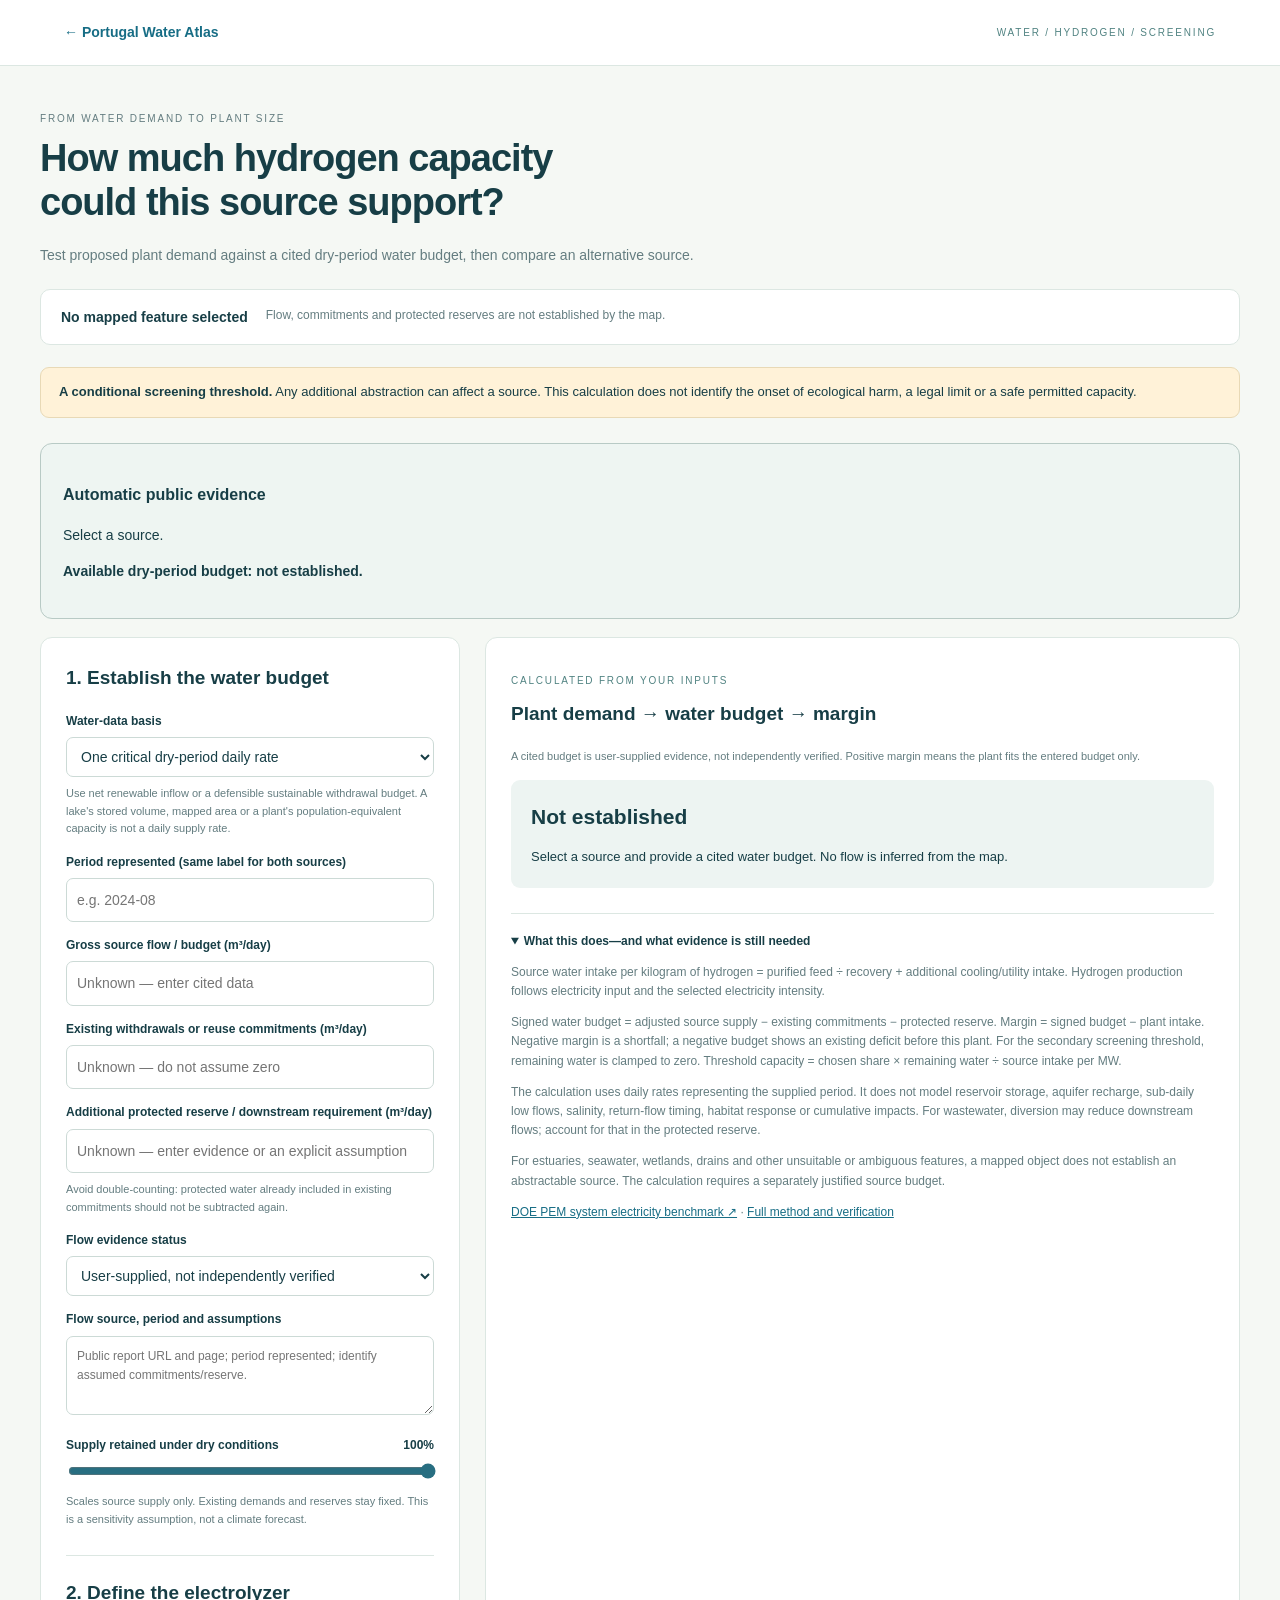
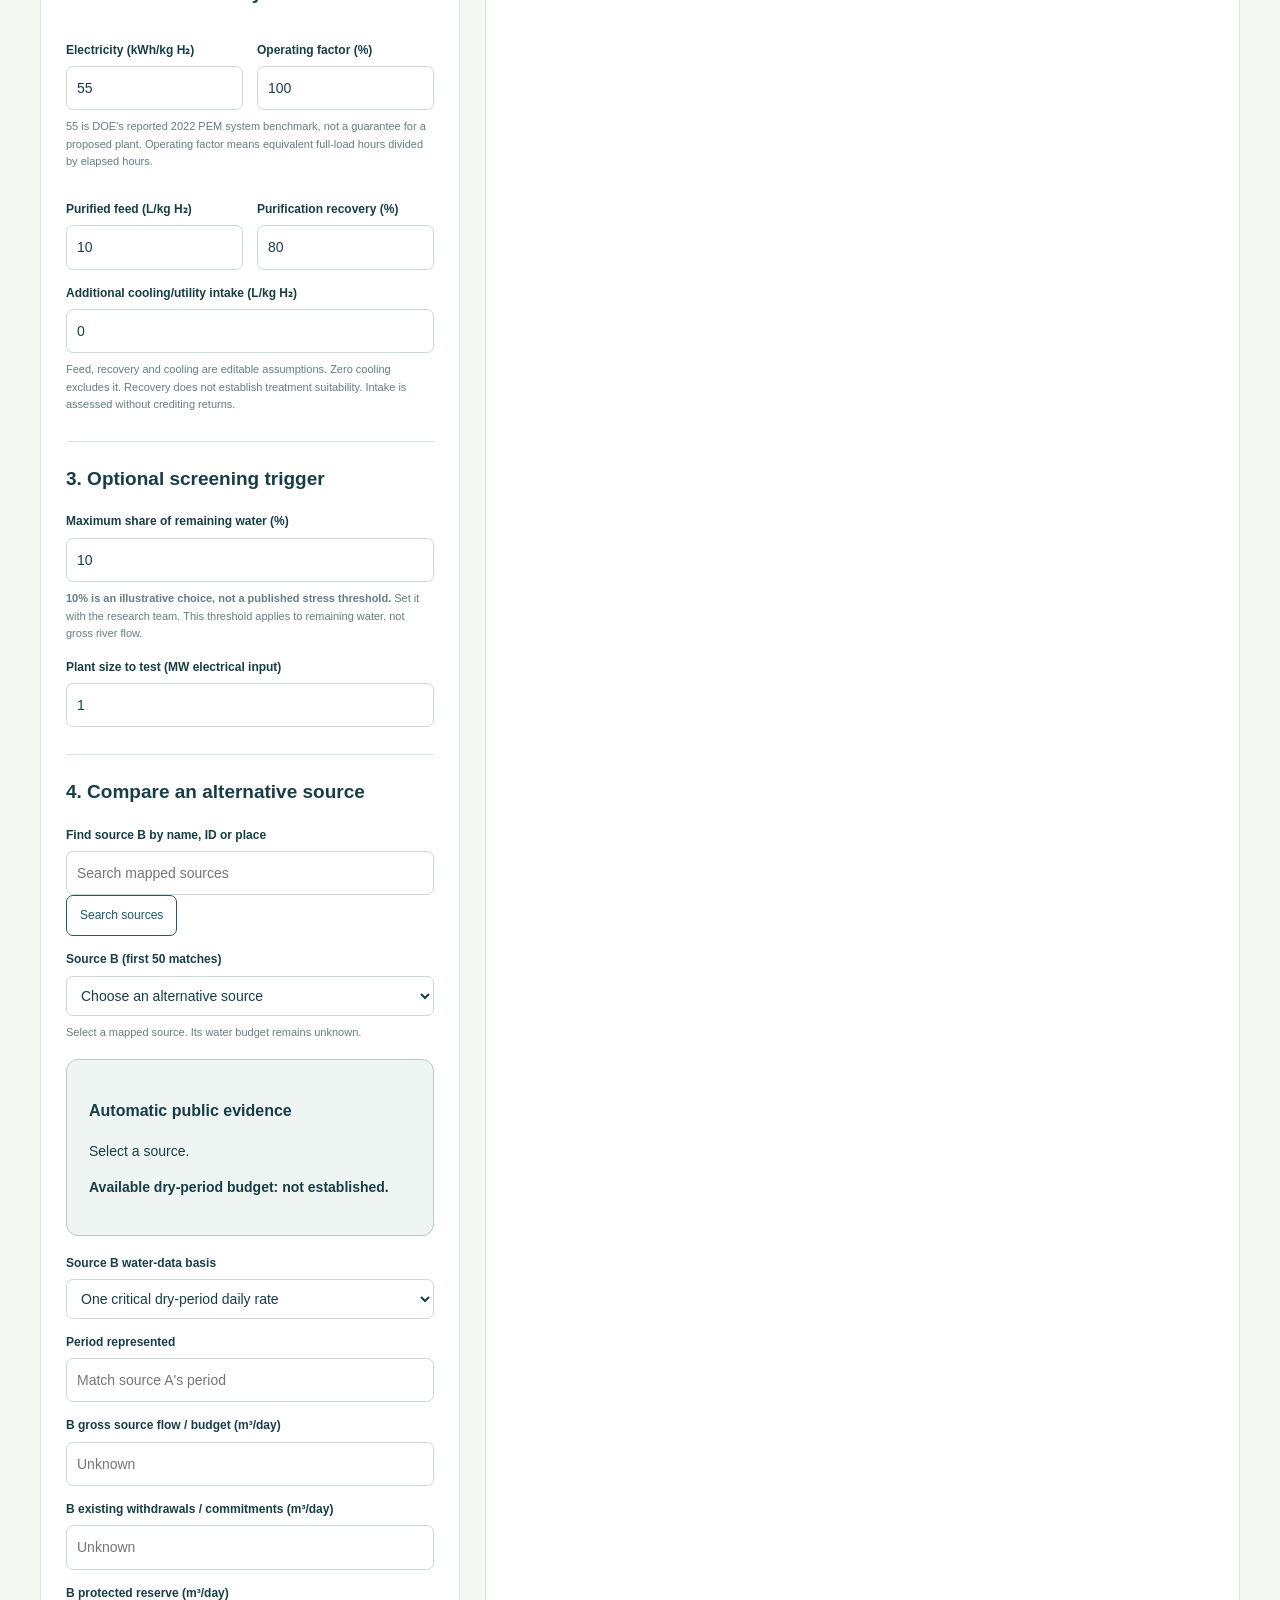
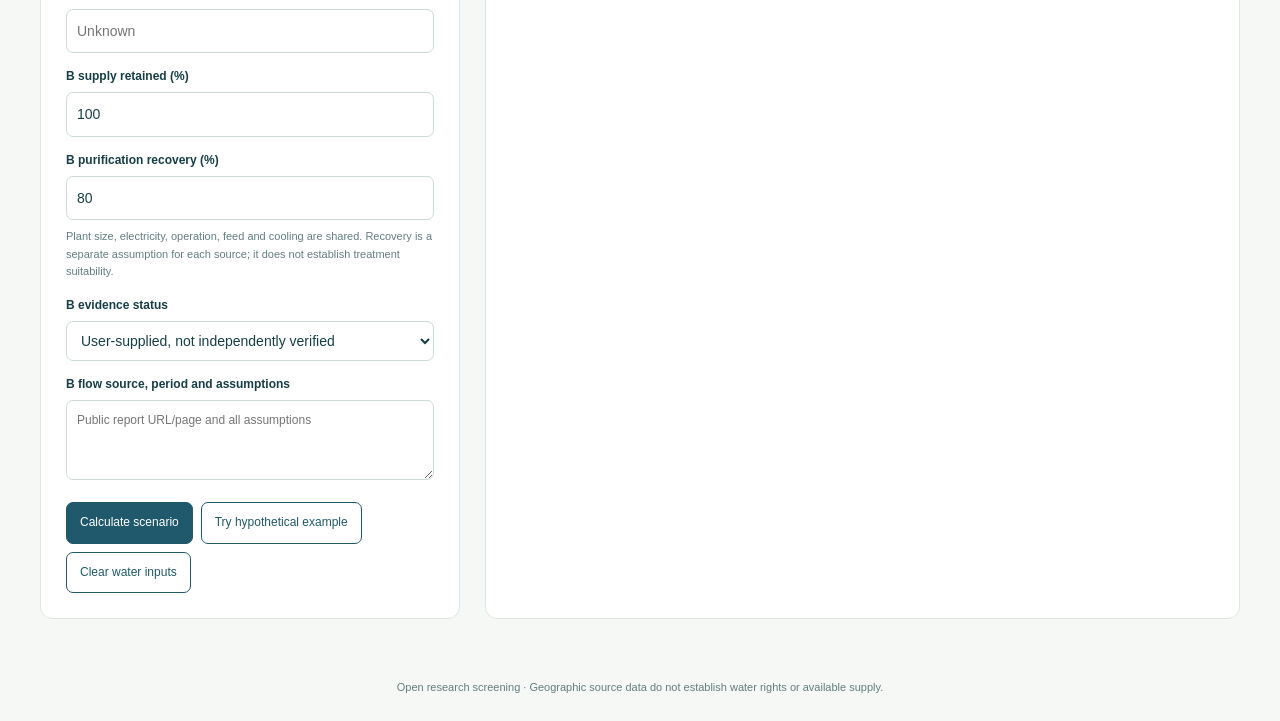
<file: atlas/advanced.html>
<!doctype html><html lang="en"><head><meta charset="utf-8"><meta name="viewport" content="width=device-width,initial-scale=1"><title>Hydrogen Capacity · Portugal Water Atlas</title><link rel="stylesheet" href="capacity.css"></head><body>
<header><a href="./">← Portugal Water Atlas</a><span>WATER / HYDROGEN / SCREENING</span></header><main><section class="intro"><p class="eyebrow">FROM WATER DEMAND TO PLANT SIZE</p><h1>How much hydrogen capacity<br>could this source support?</h1><p>Test proposed plant demand against a cited dry-period water budget, then compare an alternative source.</p><div class="source"><b id="sourceName">Loading selected feature…</b><span id="sourceStatus">Mapped location; flow and available supply are not established.</span><a id="sourceLink" target="_blank" rel="noopener" hidden>Original geographic record ↗</a></div></section>
<div class="notice"><b>A conditional screening threshold.</b> Any additional abstraction can affect a source. This calculation does not identify the onset of ecological harm, a legal limit or a safe permitted capacity.</div>
<section id="publicEvidenceA" class="publicEvidence" aria-live="polite"><h2>Public source evidence</h2><p>Checking bundled evidence for this source…</p></section><div class="layout"><section class="controls"><h2>1. Establish the water budget</h2><label for="basis">Water-data basis</label><select id="basis"><option value="critical">One critical dry-period daily rate</option><option value="monthly">Monthly series of daily rates</option></select><p class="hint">Use net renewable inflow or a defensible sustainable withdrawal budget. A lake's stored volume, mapped area or a plant's population-equivalent capacity is not a daily supply rate.</p>
<div id="single"><label for="period">Period represented (same label for both sources)</label><input id="period" placeholder="e.g. 2024-08"><label for="supply">Gross source flow / budget (m³/day)</label><input id="supply" type="number" min="0" step="any" placeholder="Unknown — enter cited data"><label for="existing">Existing withdrawals or reuse commitments (m³/day)</label><input id="existing" type="number" min="0" step="any" placeholder="Unknown — do not assume zero"><label for="reserve">Additional protected reserve / downstream requirement (m³/day)</label><input id="reserve" type="number" min="0" step="any" placeholder="Unknown — enter evidence or an explicit assumption"><p class="hint">Avoid double-counting: protected water already included in existing commitments should not be subtracted again.</p></div>
<div id="monthly" hidden><label for="csv">Monthly CSV — rates are m³/day, not monthly totals</label><textarea id="csv" rows="7" spellcheck="false" placeholder="month,supply_m3_day,existing_m3_day,reserve_m3_day"></textarea><p class="hint">Consecutive months required. Empty cells remain unknown. The most restrictive entered month sets the scenario threshold; incomplete years do not establish year-round capacity.</p></div>
<label for="evidence">Flow evidence status</label><select id="evidence"><option>User-supplied, not independently verified</option><option>Hypothetical scenario</option></select><label for="citation">Flow source, period and assumptions</label><textarea id="citation" rows="3" placeholder="Public report URL and page; period represented; identify assumed commitments/reserve."></textarea>
<label for="supplyFactor">Supply retained under dry conditions <output id="supplyOut">100%</output></label><input id="supplyFactor" type="range" min="0" max="100" value="100"><p class="hint">Scales source supply only. Existing demands and reserves stay fixed. This is a sensitivity assumption, not a climate forecast.</p>
<h2>2. Define the electrolyzer</h2><div class="two"><div><label for="energy">Electricity (kWh/kg H₂)</label><input id="energy" type="number" min="1" max="1000" step="any" value="55"></div><div><label for="cf">Operating factor (%)</label><input id="cf" type="number" min="0.001" max="100" step="any" value="100"></div></div><p class="hint">55 is DOE's reported 2022 PEM system benchmark, not a guarantee for a proposed plant. Operating factor means equivalent full-load hours divided by elapsed hours.</p>
<div class="two"><div><label for="feed">Purified feed (L/kg H₂)</label><input id="feed" type="number" min="0.001" max="1000" step="any" value="10"></div><div><label for="recovery">Purification recovery (%)</label><input id="recovery" type="number" min="0.001" max="100" step="any" value="80"></div></div><label for="cooling">Additional cooling/utility intake (L/kg H₂)</label><input id="cooling" type="number" min="0" max="10000" step="any" value="0"><p class="hint">Feed, recovery and cooling are editable assumptions. Zero cooling excludes it. Recovery does not establish treatment suitability. Intake is assessed without crediting returns.</p>
<h2>3. Optional screening trigger</h2><label for="share">Maximum share of remaining water (%)</label><input id="share" type="number" min="0" max="100" step="any" value="10"><p class="hint"><b>10% is an illustrative choice, not a published stress threshold.</b> Set it with the research team. This threshold applies to remaining water, not gross river flow.</p><label for="plantMW">Plant size to test (MW electrical input)</label><input id="plantMW" type="number" min="0" max="100000000" step="any" value="1"><h2>4. Compare an alternative source</h2><label for="sourceSearch">Find source B by name, ID or place</label><input id="sourceSearch" type="search" placeholder="Search mapped sources"><button id="findSource" class="secondary">Search sources</button><label for="sourceB">Source B (first 50 matches)</label><select id="sourceB"><option value="">Choose an alternative source</option></select><p id="sourceBStatus" class="hint">Select a mapped source. Its water budget remains unknown.</p><a id="sourceBLink" hidden target="_blank" rel="noopener">Source B geographic record ↗</a>
<section id="publicEvidenceB" class="publicEvidence" aria-live="polite"></section><label for="basisB">Source B water-data basis</label><select id="basisB"><option value="critical">One critical dry-period daily rate</option><option value="monthly">Monthly series of daily rates</option></select><div id="singleB"><label for="periodB">Period represented</label><input id="periodB" placeholder="Match source A's period"><label for="supplyB">B gross source flow / budget (m³/day)</label><input id="supplyB" type="number" min="0" step="any" placeholder="Unknown"><label for="existingB">B existing withdrawals / commitments (m³/day)</label><input id="existingB" type="number" min="0" step="any" placeholder="Unknown"><label for="reserveB">B protected reserve (m³/day)</label><input id="reserveB" type="number" min="0" step="any" placeholder="Unknown"></div><div id="monthlyB" hidden><label for="csvB">B monthly CSV (same columns as A)</label><textarea id="csvB" rows="5" placeholder="month,supply_m3_day,existing_m3_day,reserve_m3_day"></textarea></div>
<label for="supplyFactorB">B supply retained (%)</label><input id="supplyFactorB" type="number" min="0" max="100" value="100"><label for="recoveryB">B purification recovery (%)</label><input id="recoveryB" type="number" min="0.001" max="100" step="any" value="80"><p class="hint">Plant size, electricity, operation, feed and cooling are shared. Recovery is a separate assumption for each source; it does not establish treatment suitability.</p><label for="evidenceB">B evidence status</label><select id="evidenceB"><option>User-supplied, not independently verified</option><option>Hypothetical scenario</option></select><label for="citationB">B flow source, period and assumptions</label><textarea id="citationB" rows="3" placeholder="Public report URL/page and all assumptions"></textarea>
<div class="actions"><button id="calculate">Calculate scenario</button><button id="example" class="secondary">Try hypothetical example</button><button id="restore" class="secondary">Clear water inputs</button></div></section>
<section class="results"><p class="eyebrow">CALCULATED FROM YOUR INPUTS</p><h2>Plant demand → water budget → margin</h2><p class="hint">A cited budget is user-supplied evidence, not independently verified. Positive margin means the plant fits the entered budget only.</p><div id="balanceResults" aria-live="polite"></div><p id="error" class="error" role="alert" hidden></p><div id="outcome" class="outcome" aria-live="polite"><strong>Not established</strong><p>Select a source and provide a cited water budget. No flow is inferred from the map.</p></div><div id="numbers" hidden><h3>Secondary: chosen screening-share threshold for A</h3><div class="cards"><article><span>Threshold nameplate capacity</span><strong id="threshold"></strong><small>MW · period-average water budget</small></article><article><span>Continuous full-load equivalent</span><strong id="fullLoad"></strong><small>MW · operating factor set to 100%</small></article></div><p id="critical" class="hint"></p><p id="production"></p><div id="chart" aria-label="Intake versus capacity under the limiting water budget"></div><p class="hint">The line shows demand; the horizontal mark is your selected screening budget. Crossing it does not demonstrate ecological damage. Lower operating factors may require buffering or a different abstraction schedule; neither is modelled.</p><h3>Your proposed plant</h3><p id="proposed"></p><div class="tablewrap" id="periodTable"></div><div class="actions"><button id="export" disabled>Export scenario JSON ↓</button></div><p id="actionStatus" class="hint" role="status"></p></div>
<details open><summary>What this does—and what evidence is still needed</summary><p>Source water intake per kilogram of hydrogen = purified feed ÷ recovery + additional cooling/utility intake. Hydrogen production follows electricity input and the selected electricity intensity.</p><p>Signed water budget = adjusted source supply − existing commitments − protected reserve. Margin = signed budget − plant intake. Negative margin is a shortfall; a negative budget shows an existing deficit before this plant. For the secondary screening threshold, remaining water is clamped to zero. Threshold capacity = chosen share × remaining water ÷ source intake per MW.</p><p>The calculation uses daily rates representing the supplied period. It does not model reservoir storage, aquifer recharge, sub-daily low flows, salinity, return-flow timing, habitat response or cumulative impacts. For wastewater, diversion may reduce downstream flows; account for that in the protected reserve.</p><p>For estuaries, seawater, wetlands, drains and other unsuitable or ambiguous features, a mapped object does not establish an abstractable source. The calculation requires a separately justified source budget.</p><p><a href="https://www.energy.gov/cmei/fuels/technical-targets-proton-exchange-membrane-electrolysis" target="_blank" rel="noopener">DOE PEM system electricity benchmark ↗</a> · <a href="CAPACITY_METHOD.md">Full method and verification</a></p></details></section></div></main><footer>Open research screening · Geographic source data do not establish water rights or available supply.</footer><script src="capacity_model.js"></script><script src="comparison_model.js"></script><script src="capacity_app.js"></script><script src="public_budget_model.js"></script><script src="public_budget_app.js"></script></body></html>
</file>
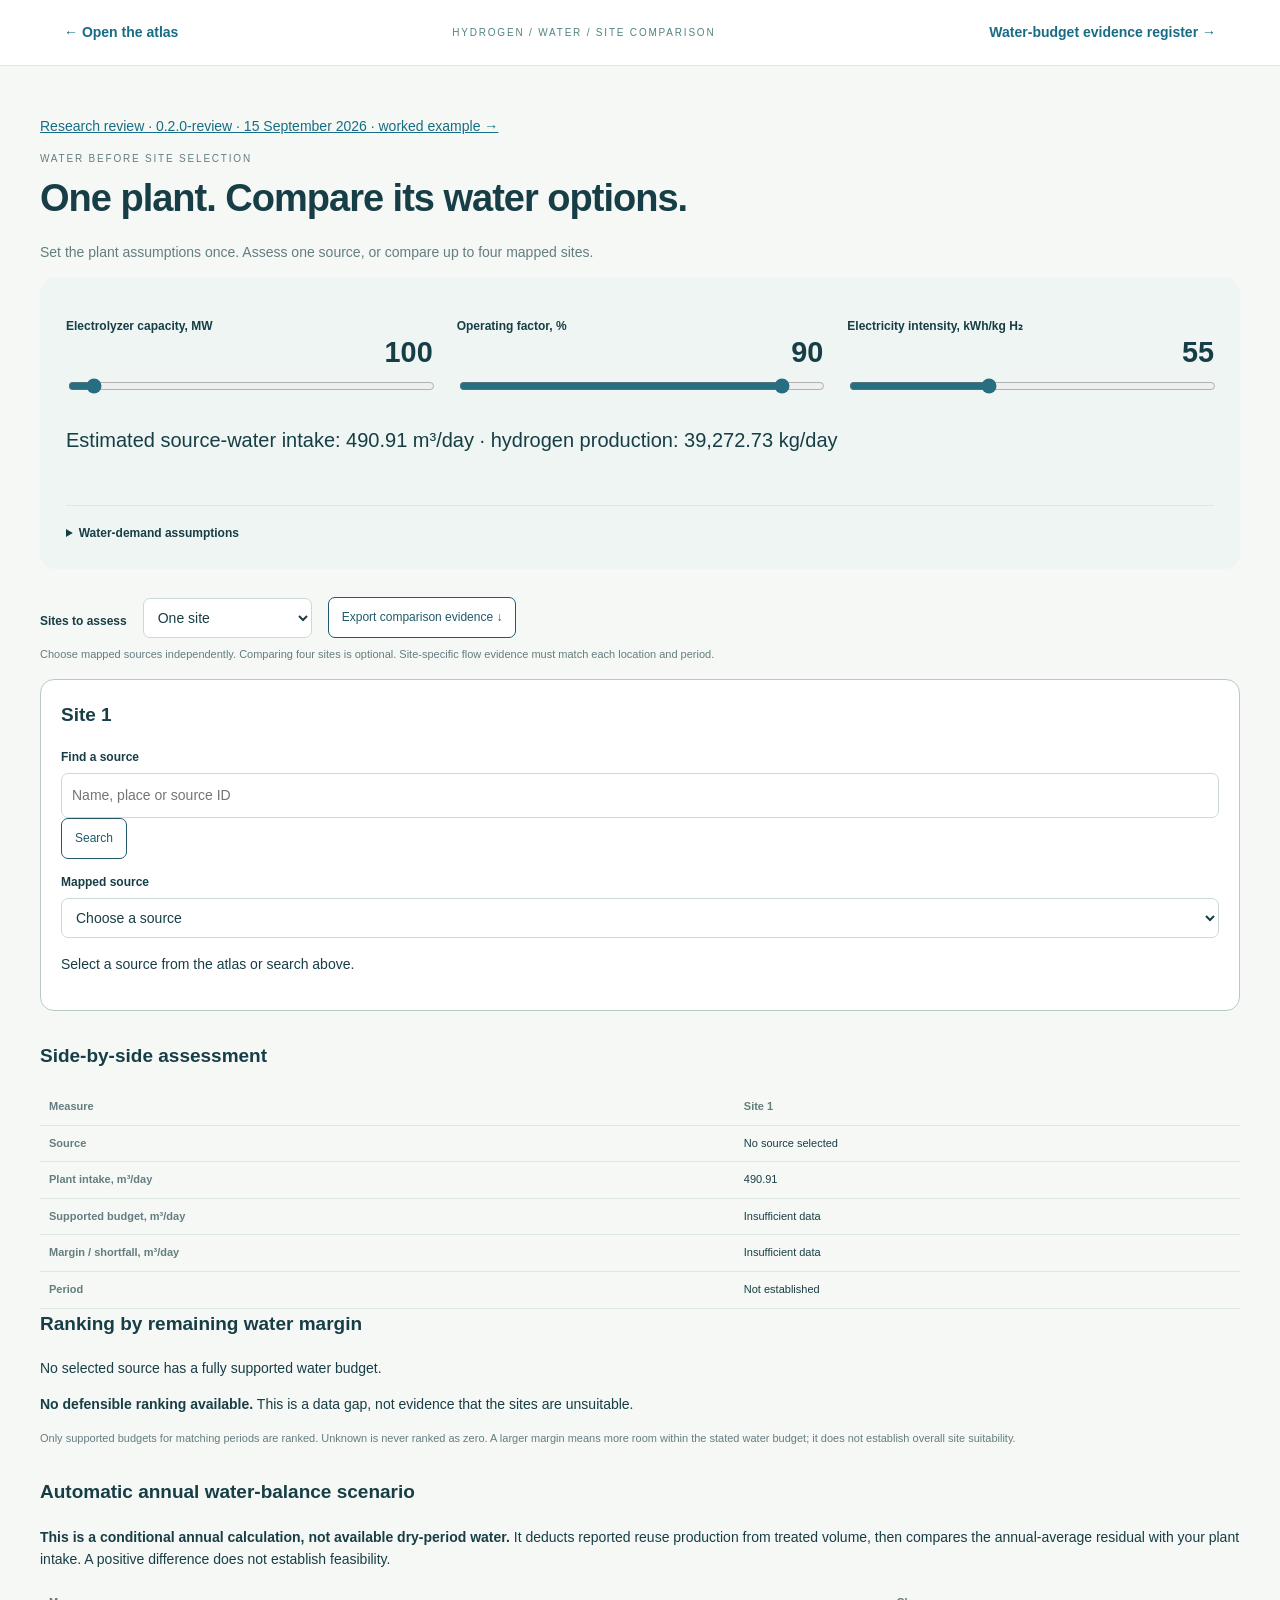
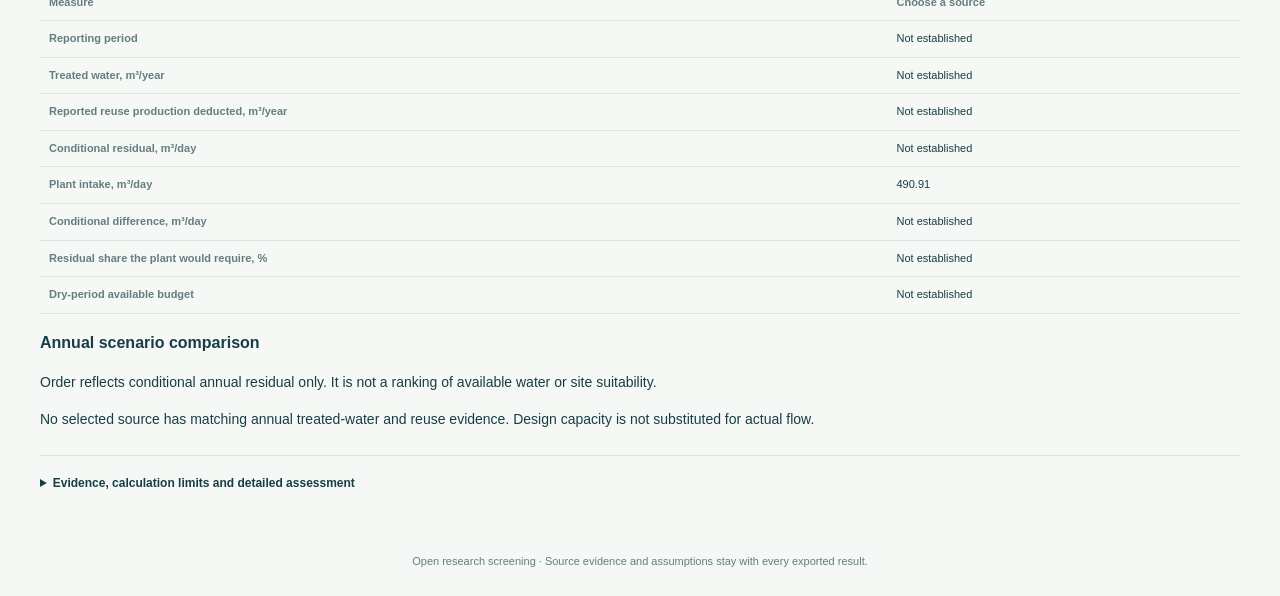
<file: atlas/capacity.html>
<!doctype html><html lang="en"><head><meta charset="utf-8"><meta name="viewport" content="width=device-width,initial-scale=1"><title>Hydrogen Site Comparison · Portugal Water Atlas</title><link rel="stylesheet" href="capacity.css"><link rel="stylesheet" href="screening.css"></head><body><header><a href="./">← Open the atlas</a><span>HYDROGEN / WATER / SITE COMPARISON</span><a href="support.html">Water-budget evidence register →</a></header><main><p><a href="review.html">Research review · 0.2.0-review · 15 September 2026 · worked example →</a></p><section class="intro"><p class="eyebrow">WATER BEFORE SITE SELECTION</p><h1>One plant. Compare its water options.</h1><p>Set the plant assumptions once. Assess one source, or compare up to four mapped sites.</p></section><section class="plantControls"><div><label for="plantMW">Electrolyzer capacity, MW <output id="mwOut">100</output></label><input id="plantMW" type="range" min="0" max="2000" step="1" value="100"></div><div><label for="cf">Operating factor, % <output id="cfOut">90</output></label><input id="cf" type="range" min="1" max="100" step="1" value="90"></div><div><label for="energy">Electricity intensity, kWh/kg H₂ <output id="energyOut">55</output></label><input id="energy" type="range" min="40" max="80" step="0.5" value="55"></div><p id="demand" class="demandSummary" aria-live="polite"></p><details><summary>Water-demand assumptions</summary><p>Purified feed 10 L/kg H₂, purification recovery 80%, and additional cooling intake 0 L/kg H₂ give 12.5 L/kg source intake. These are screening assumptions, not source-specific treatment validation. Cooling is excluded. The electricity default is the DOE historical PEM system benchmark.</p><p>Intake (m³/day) = MW × 24 × operating fraction × 12.5 ÷ electricity intensity. A lower operating factor reduces period-average demand; this does not model instantaneous withdrawal.</p></details></section><div class="comparisonToolbar"><label for="siteCount">Sites to assess</label><select id="siteCount"><option value="1">One site</option><option value="2">Compare two sites</option><option value="3">Compare three sites</option><option value="4">Compare four sites</option></select><button id="exportScreen" class="secondary">Export comparison evidence ↓</button></div><p class="hint">Choose mapped sources independently. Comparing four sites is optional. Site-specific flow evidence must match each location and period.</p><div id="siteCards" class="siteCards"></div><section class="comparisonResults"><h2>Side-by-side assessment</h2><div id="comparisonTable" class="tablewrap" aria-live="polite"></div><h2>Ranking by remaining water margin</h2><div id="ranking" aria-live="polite"></div><p class="hint">Only supported budgets for matching periods are ranked. Unknown is never ranked as zero. A larger margin means more room within the stated water budget; it does not establish overall site suitability.</p></section><section id="supplyScenario" class="comparisonResults" aria-live="polite"></section><p id="screenStatus" role="status"></p><details><summary>Evidence, calculation limits and detailed assessment</summary><p>Public storage and annual-use records do not automatically establish unallocated dry-period water. The linked historical evidence and missing terms remain visible for each site. No margin is invented from lake area or stored volume.</p><p><a href="PUBLIC_BUDGET_METHOD.md">Public-data method</a> · <a href="CAPACITY_METHOD.md">Engineering calculation</a> · <a href="VERIFICATION_SCREENING.txt">Verification receipt</a></p></details></main><footer>Open research screening · Source evidence and assumptions stay with every exported result.</footer><script src="capacity_model.js"></script><script src="screening_model.js"></script><script src="screening_app.js"></script><script src="supply_model.js"></script><script src="supply_app.js"></script></body></html>
</file>
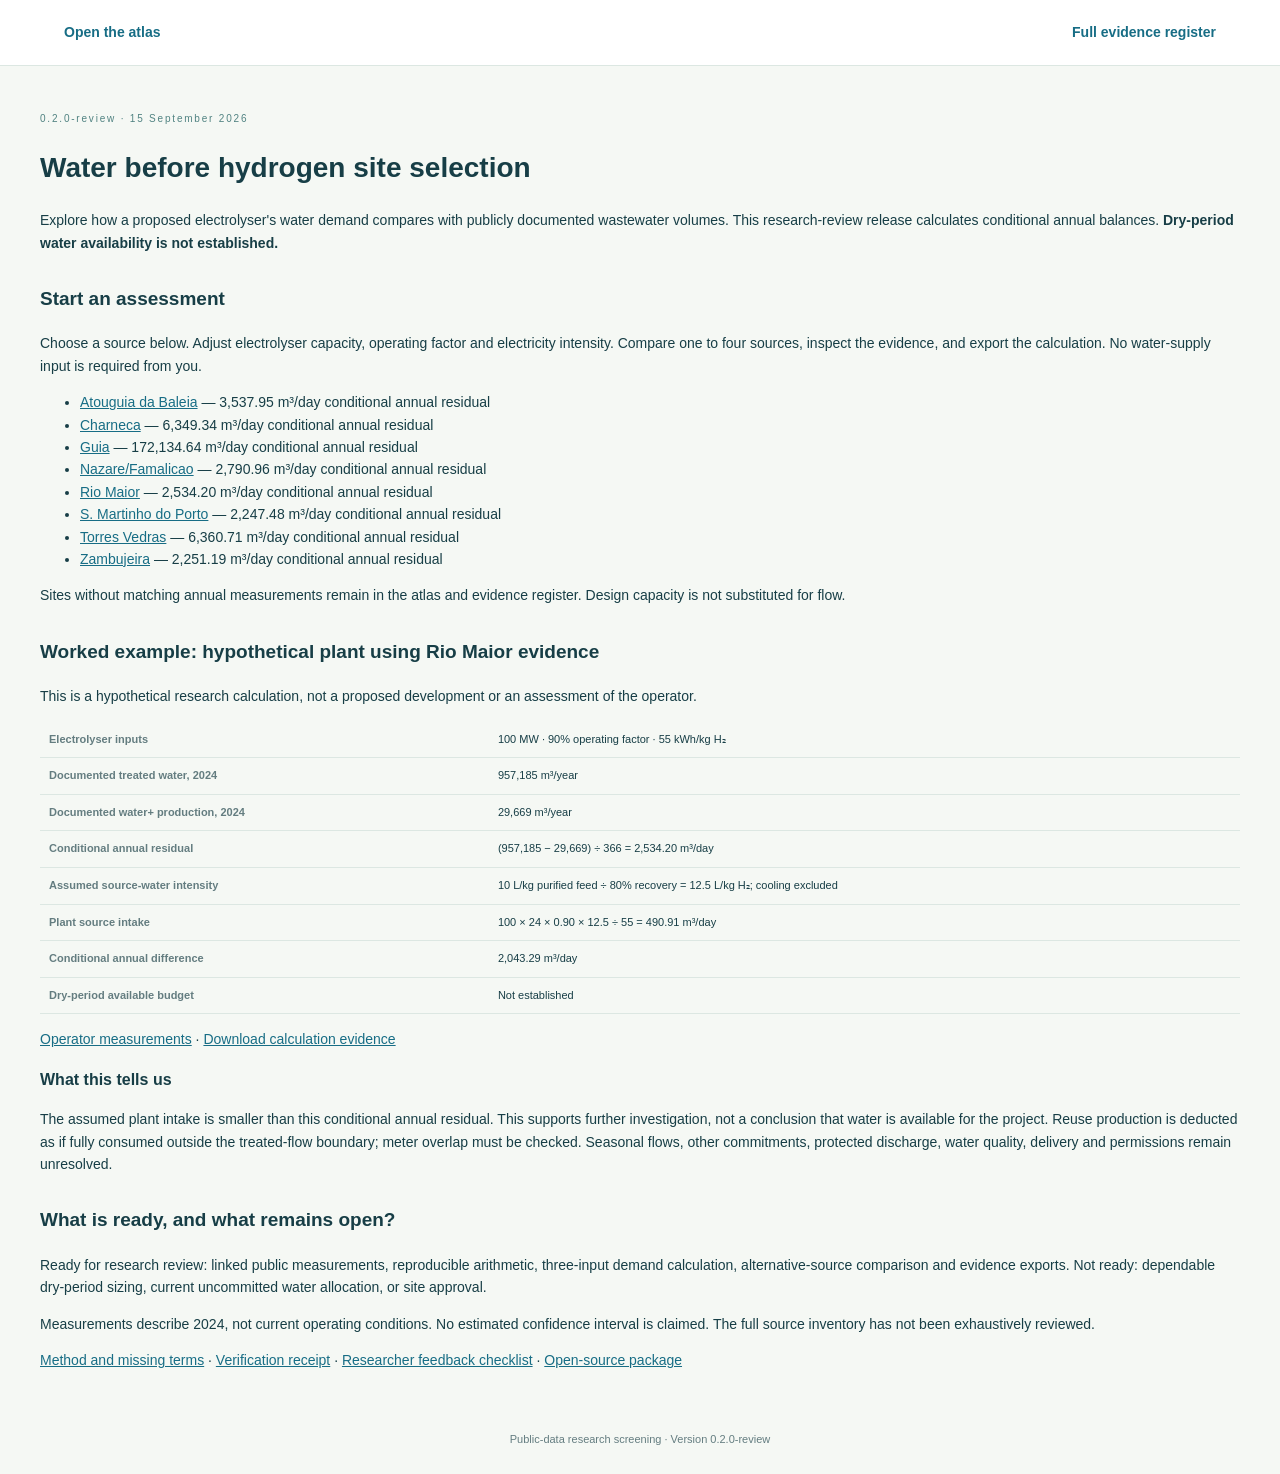
<file: atlas/review.html>
<!doctype html><html lang="en"><head><meta charset="utf-8"><meta name="viewport" content="width=device-width,initial-scale=1"><title>Research review · Portugal Water Atlas</title><link rel="stylesheet" href="capacity.css"><link rel="stylesheet" href="screening.css"></head><body><header><a href="./">Open the atlas</a><a href="support.html">Full evidence register</a></header><main><p class="eyebrow">0.2.0-review · 15 September 2026</p><h1>Water before hydrogen site selection</h1><p>Explore how a proposed electrolyser's water demand compares with publicly documented wastewater volumes. This research-review release calculates conditional annual balances. <b>Dry-period water availability is not established.</b></p><section class="comparisonResults"><h2>Start an assessment</h2><p>Choose a source below. Adjust electrolyser capacity, operating factor and electricity intensity. Compare one to four sources, inspect the evidence, and export the calculation. No water-supply input is required from you.</p><ul><li><a href="capacity.html#id=eea%2FPT12057937">Atouguia da Baleia</a> — 3,537.95 m³/day conditional annual residual</li><li><a href="capacity.html#id=eea%2FPT20449938">Charneca</a> — 6,349.34 m³/day conditional annual residual</li><li><a href="capacity.html#id=eea%2FPT12058222">Guia</a> — 172,134.64 m³/day conditional annual residual</li><li><a href="capacity.html#id=eea%2FPT21213195">Nazare/Famalicao</a> — 2,790.96 m³/day conditional annual residual</li><li><a href="capacity.html#id=eea%2FPT7032888">Rio Maior</a> — 2,534.20 m³/day conditional annual residual</li><li><a href="capacity.html#id=eea%2FPT20559073">S. Martinho do Porto</a> — 2,247.48 m³/day conditional annual residual</li><li><a href="capacity.html#id=eea%2FPT12032869">Torres Vedras</a> — 6,360.71 m³/day conditional annual residual</li><li><a href="capacity.html#id=eea%2FPT21992397">Zambujeira</a> — 2,251.19 m³/day conditional annual residual</li></ul><p>Sites without matching annual measurements remain in the atlas and evidence register. Design capacity is not substituted for flow.</p></section><section class="comparisonResults"><h2>Worked example: hypothetical plant using Rio Maior evidence</h2><p>This is a hypothetical research calculation, not a proposed development or an assessment of the operator.</p><div class="tablewrap"><table><tbody><tr><th>Electrolyser inputs</th><td>100 MW · 90% operating factor · 55 kWh/kg H₂</td></tr><tr><th>Documented treated water, 2024</th><td>957,185 m³/year</td></tr><tr><th>Documented water+ production, 2024</th><td>29,669 m³/year</td></tr><tr><th>Conditional annual residual</th><td>(957,185 − 29,669) ÷ 366 = 2,534.20 m³/day</td></tr><tr><th>Assumed source-water intensity</th><td>10 L/kg purified feed ÷ 80% recovery = 12.5 L/kg H₂; cooling excluded</td></tr><tr><th>Plant source intake</th><td>100 × 24 × 0.90 × 12.5 ÷ 55 = 490.91 m³/day</td></tr><tr><th>Conditional annual difference</th><td>2,043.29 m³/day</td></tr><tr><th>Dry-period available budget</th><td>Not established</td></tr></tbody></table></div><p><a href="https://www.aguasdotejoatlantico.adp.pt/o-que-fazemos/fabricas-de-agua/as-fabricas-de-agua-tejo-atlantico/rio-maior/" target="_blank" rel="noopener">Operator measurements</a> · <a href="data/worked_example.json">Download calculation evidence</a></p><h3>What this tells us</h3><p>The assumed plant intake is smaller than this conditional annual residual. This supports further investigation, not a conclusion that water is available for the project. Reuse production is deducted as if fully consumed outside the treated-flow boundary; meter overlap must be checked. Seasonal flows, other commitments, protected discharge, water quality, delivery and permissions remain unresolved.</p></section><section class="comparisonResults"><h2>What is ready, and what remains open?</h2><p>Ready for research review: linked public measurements, reproducible arithmetic, three-input demand calculation, alternative-source comparison and evidence exports. Not ready: dependable dry-period sizing, current uncommitted water allocation, or site approval.</p><p>Measurements describe 2024, not current operating conditions. No estimated confidence interval is claimed. The full source inventory has not been exhaustively reviewed.</p><a href="SUPPLY_SCENARIO_METHOD.md">Method and missing terms</a> · <a href="VERIFICATION_REVIEW.txt">Verification receipt</a> · <a href="REVIEW_CHECKLIST.md">Researcher feedback checklist</a> · <a href="portugal-water-atlas-source.zip">Open-source package</a></section></main><footer>Public-data research screening · Version 0.2.0-review</footer></body></html>
</file>
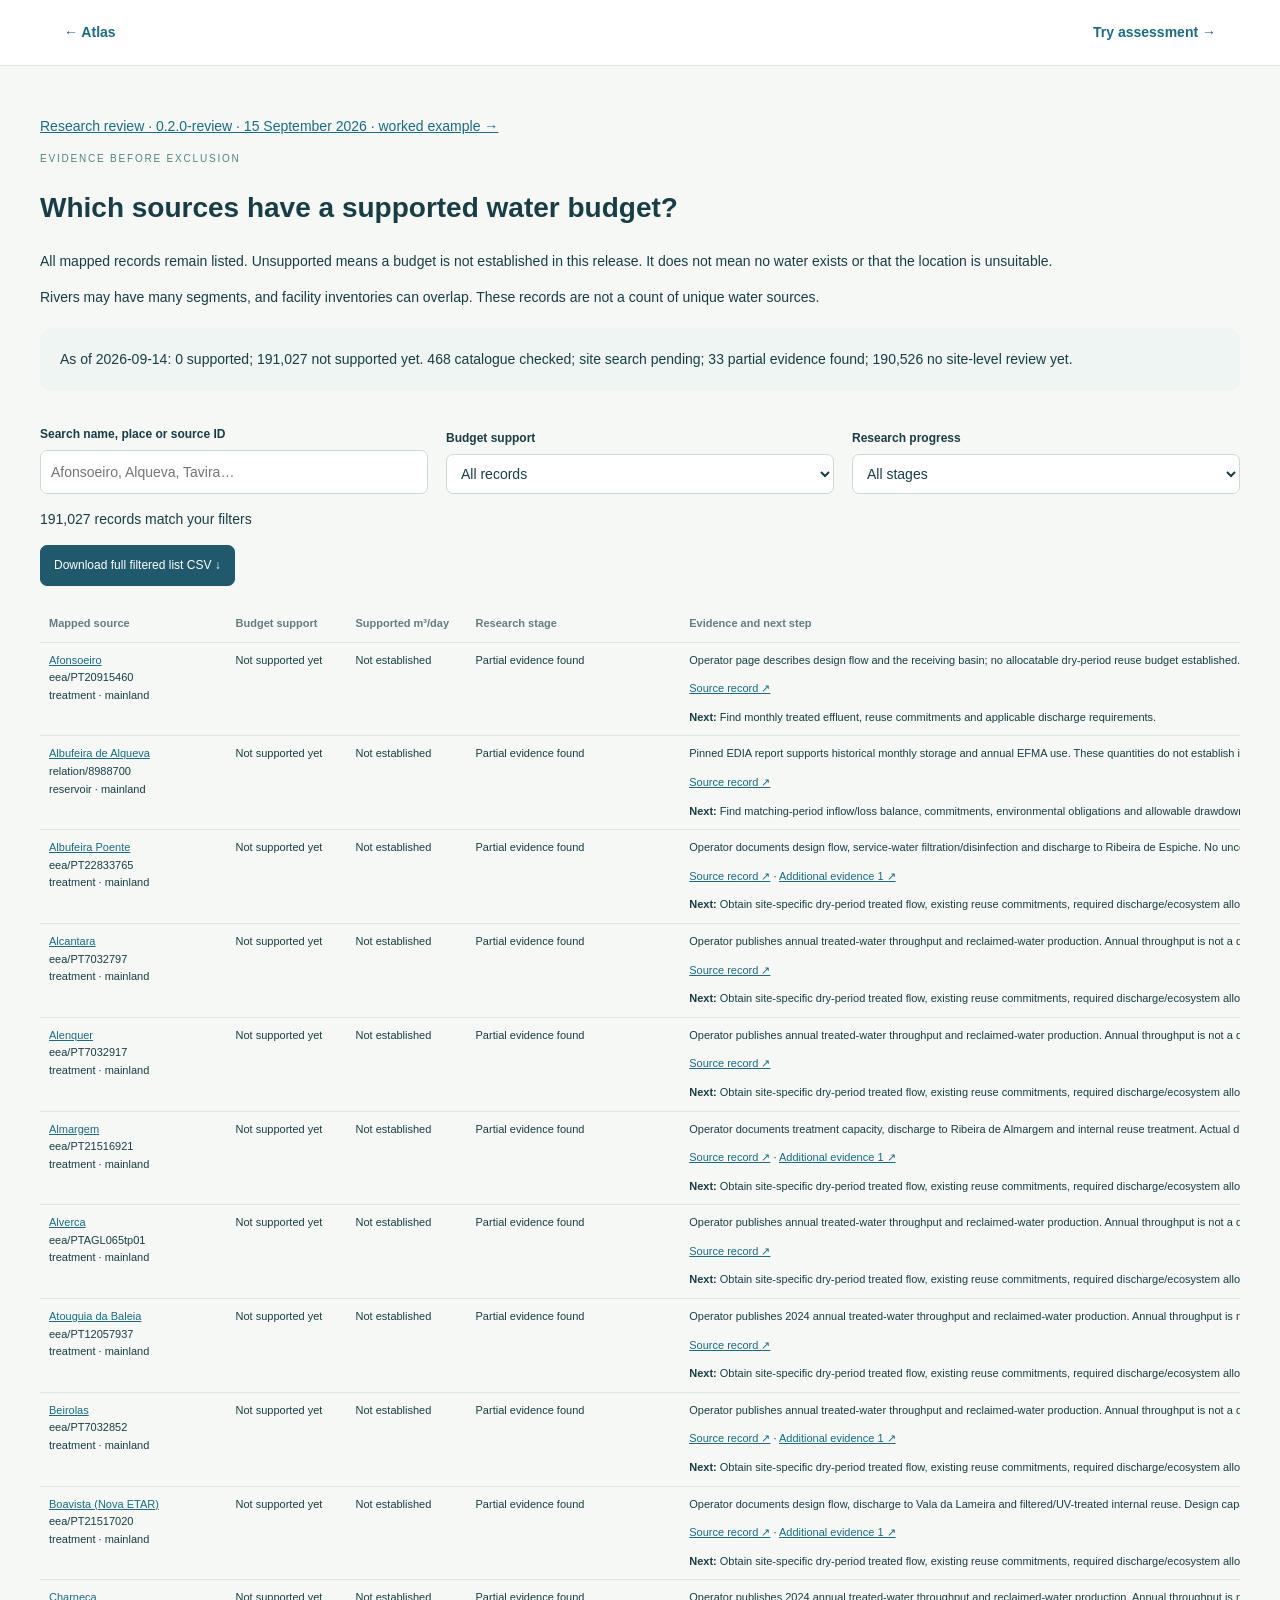
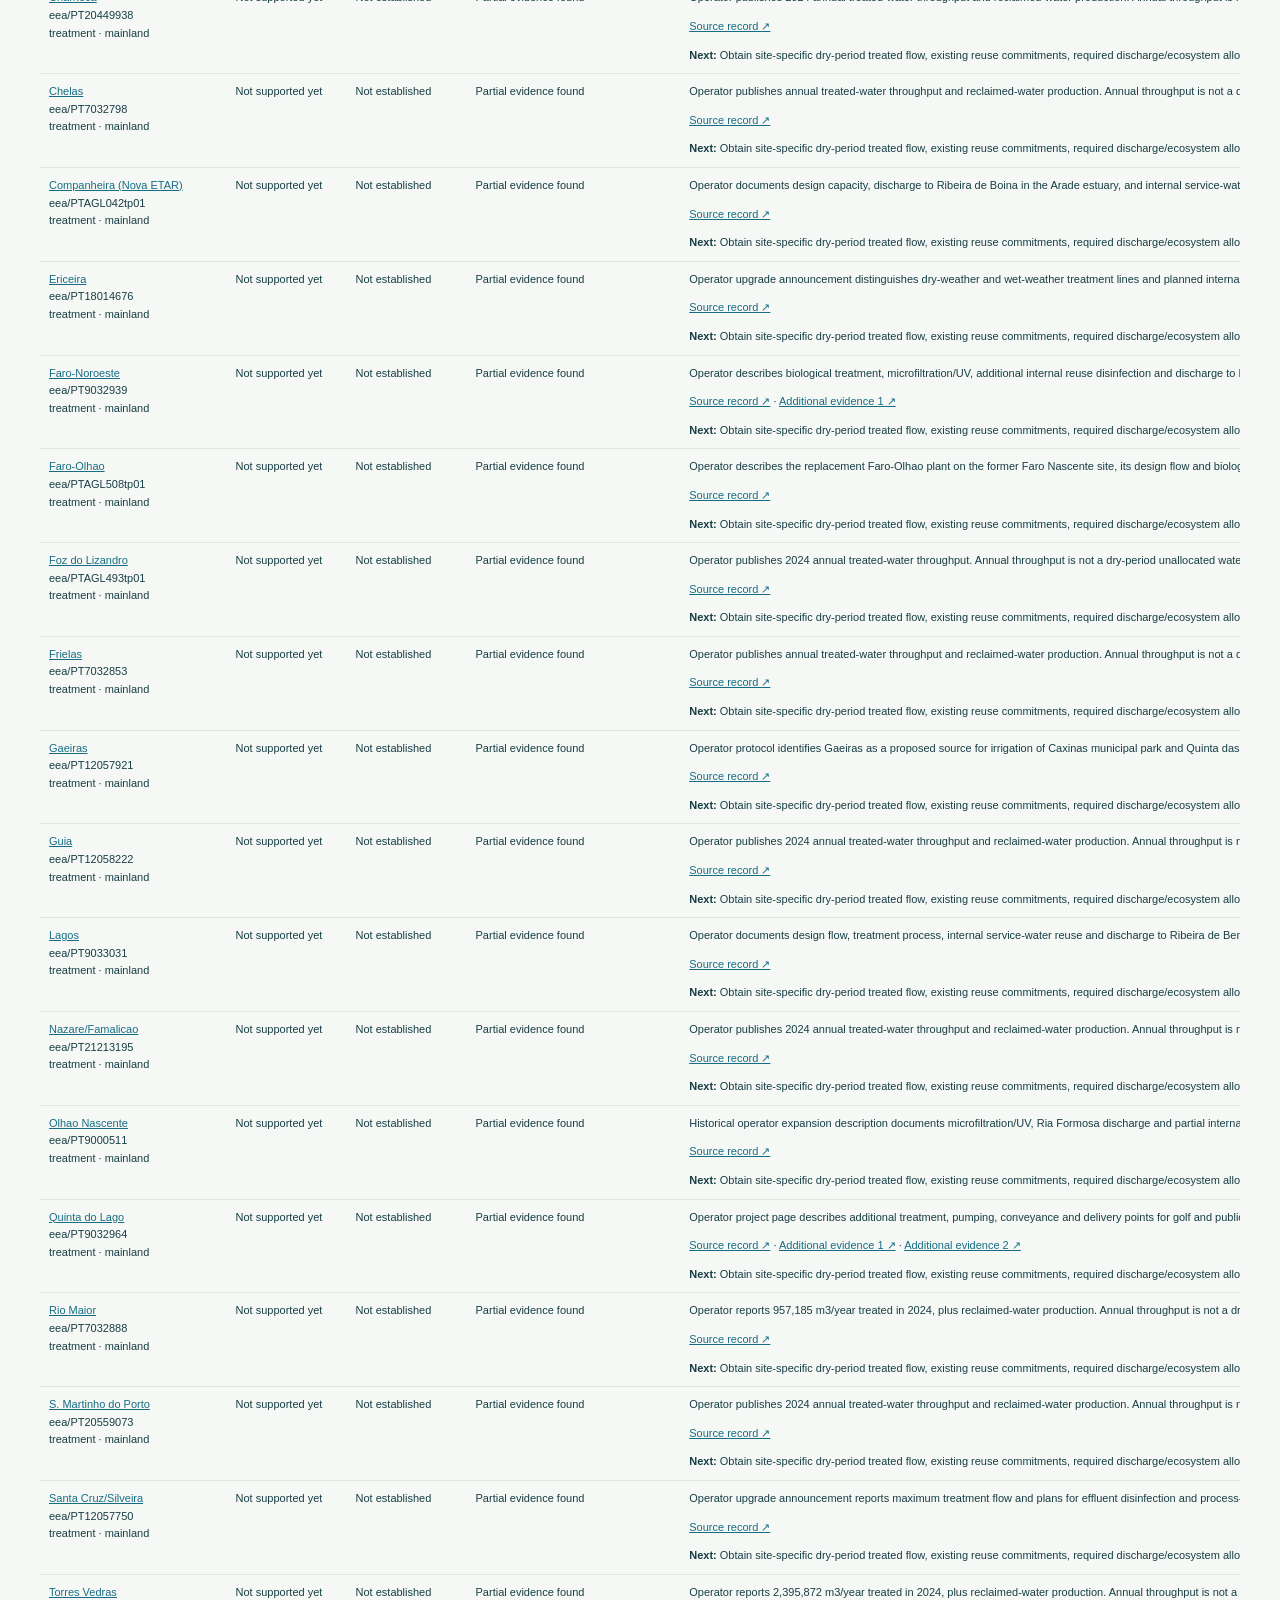
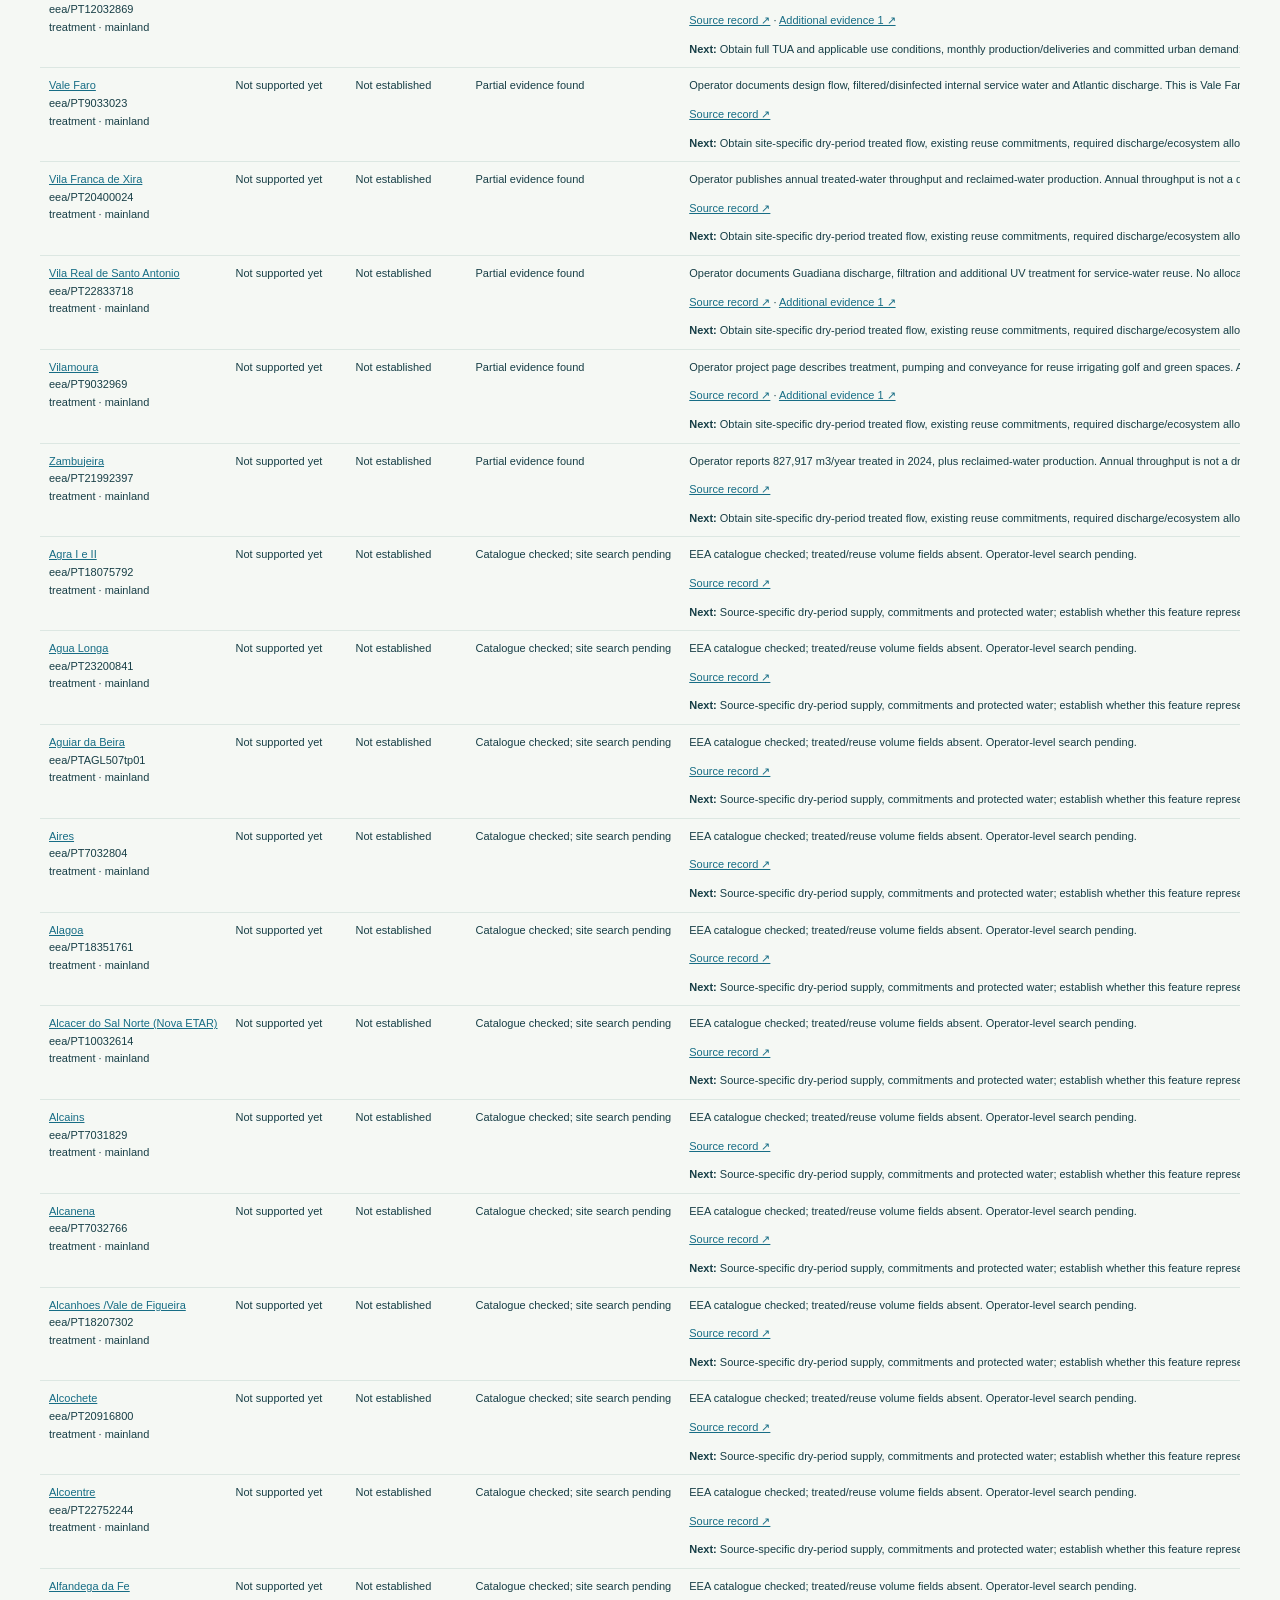
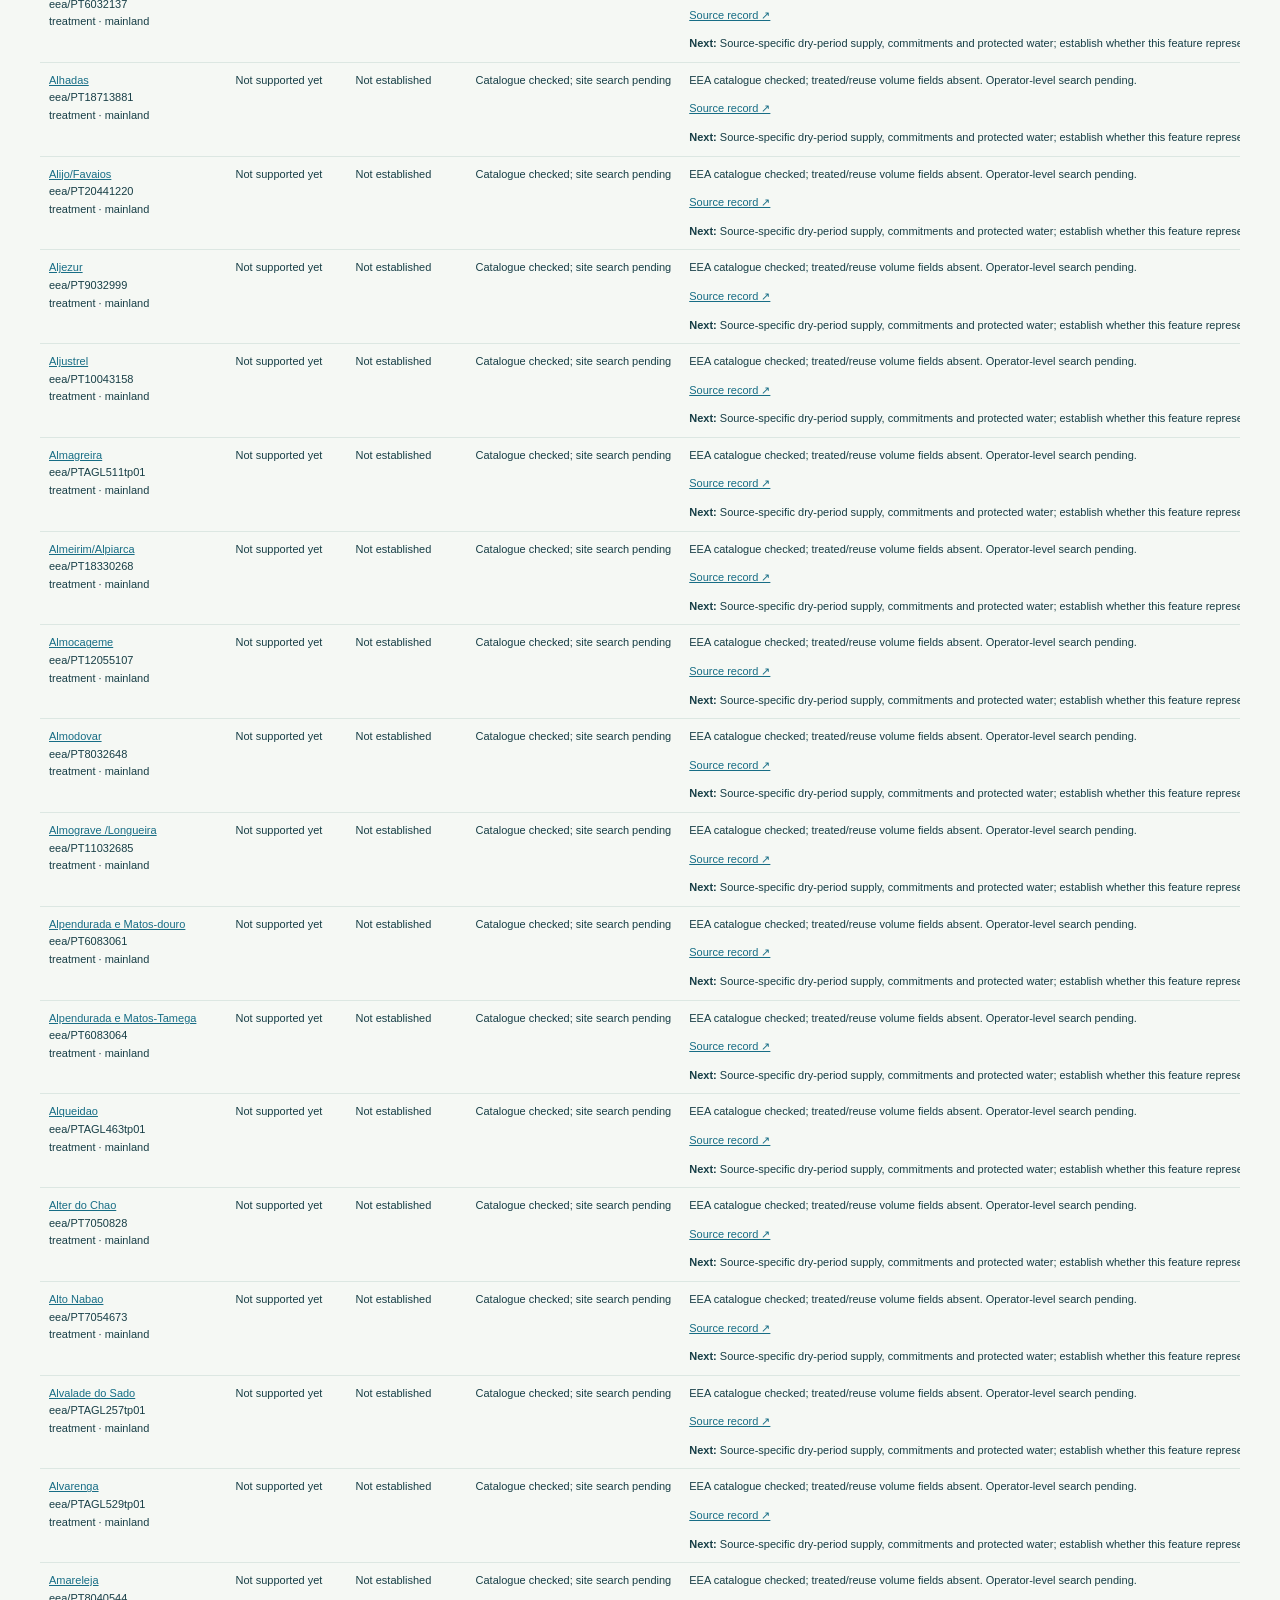
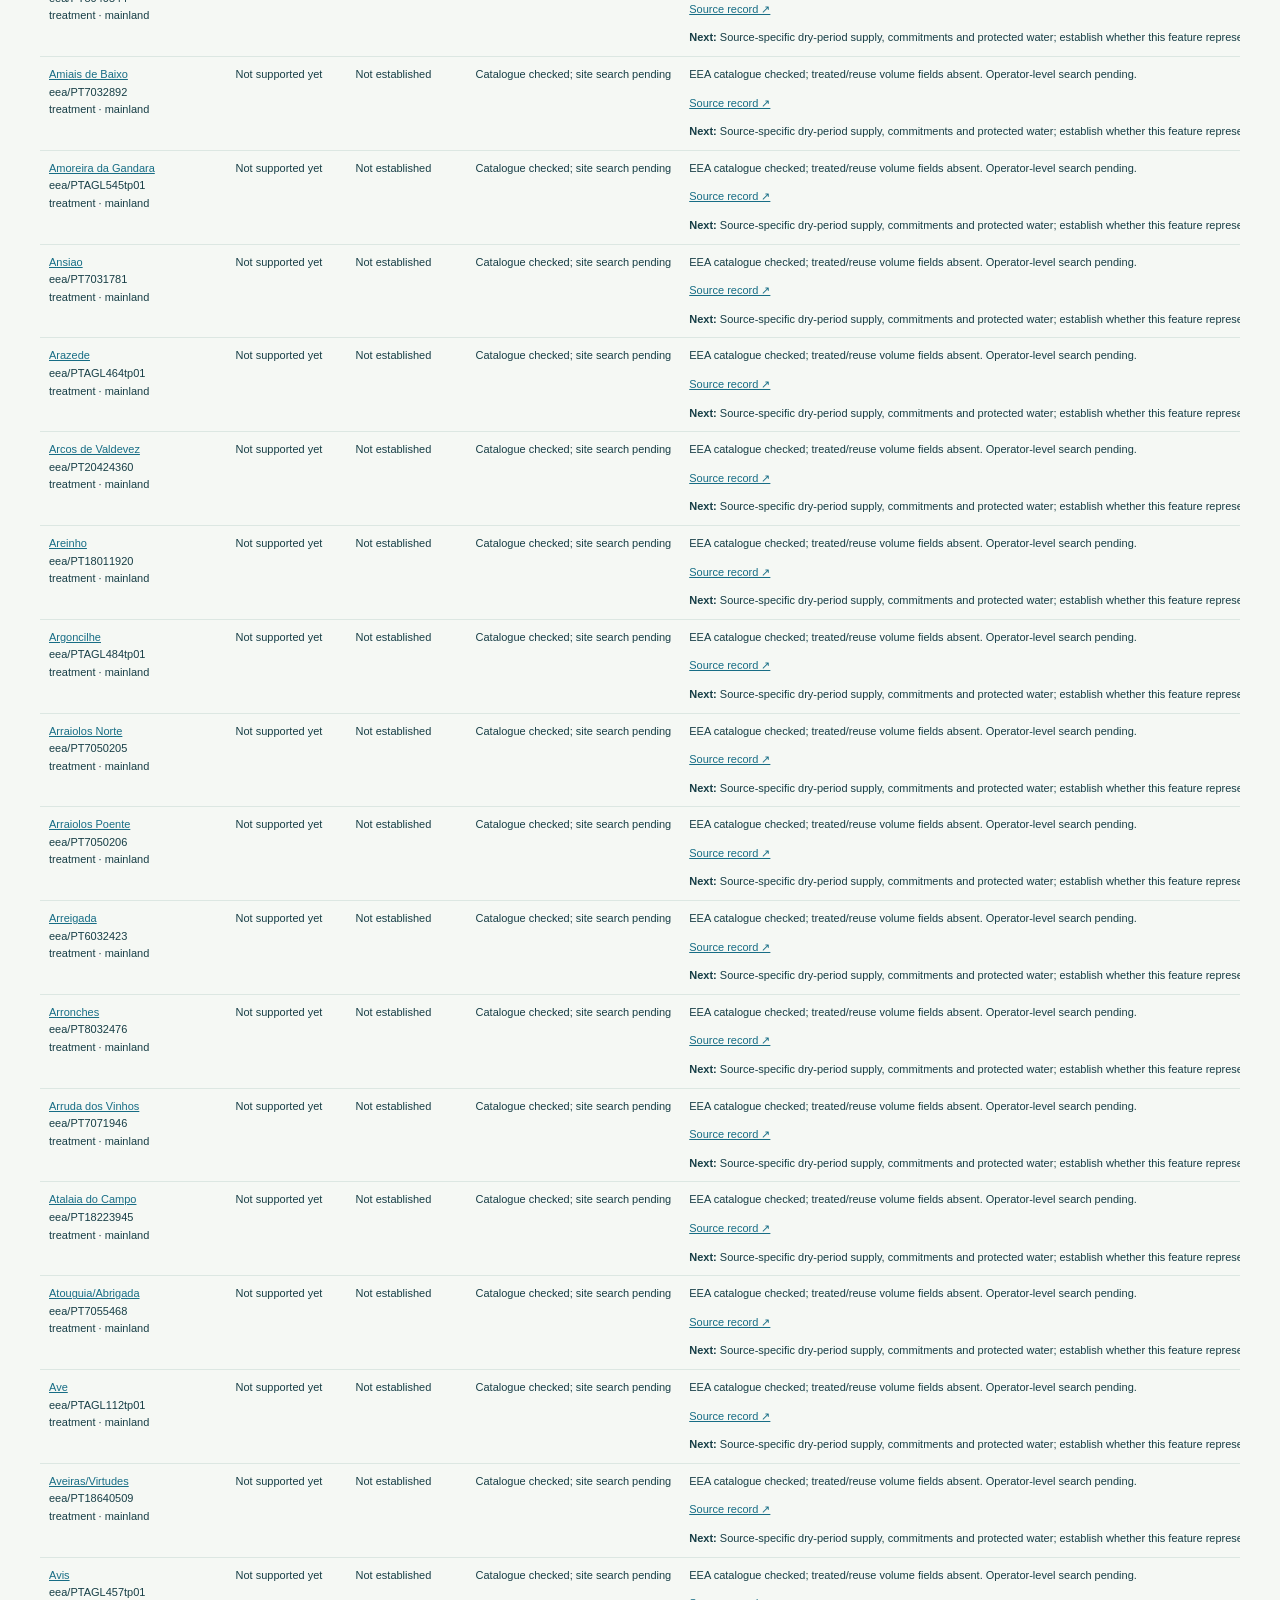
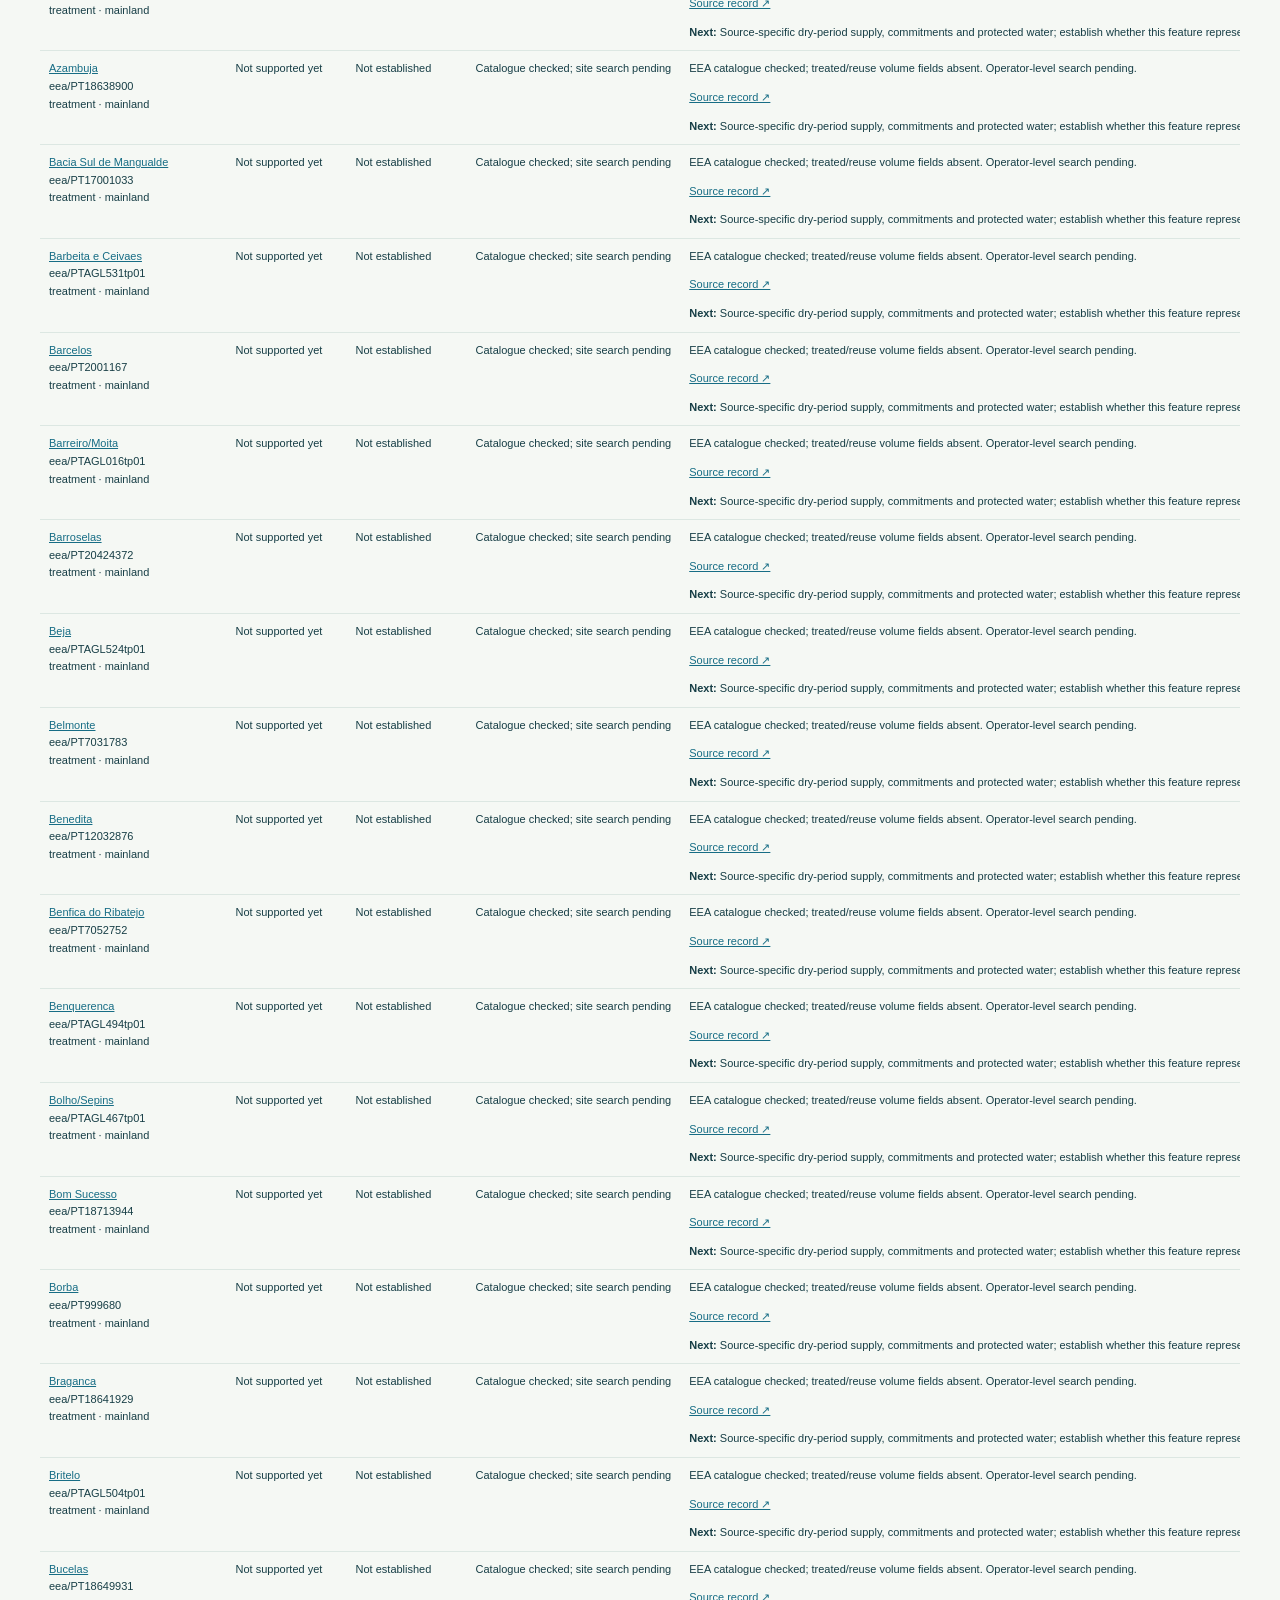
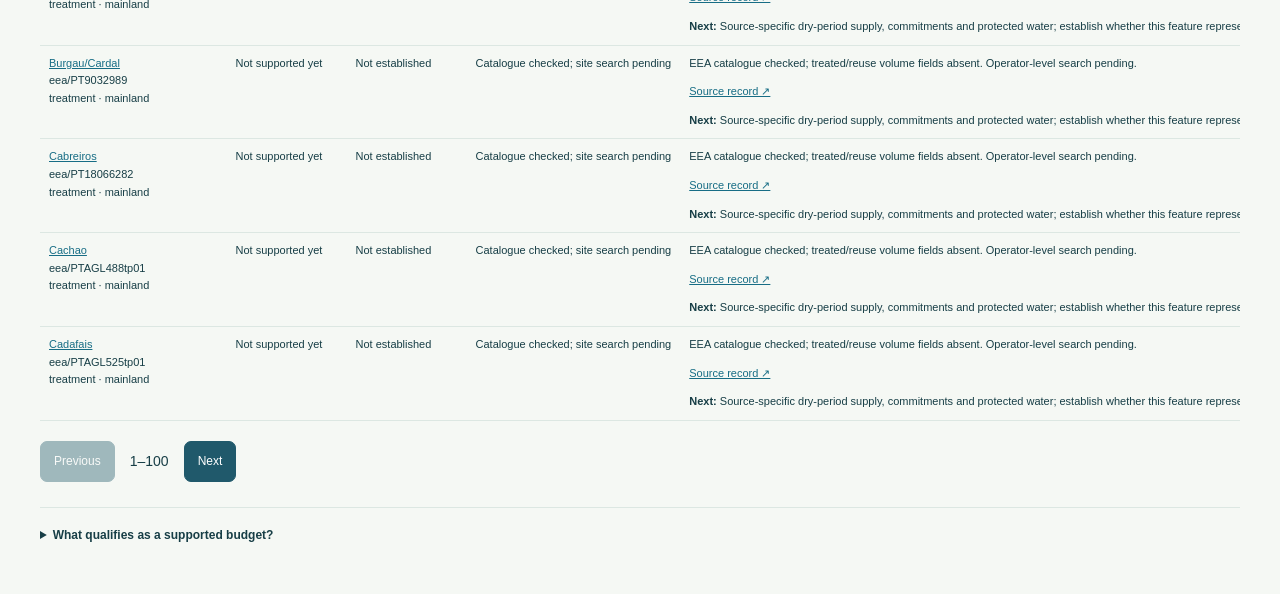
<file: atlas/support.html>
<!doctype html><html lang="en"><head><meta charset="utf-8"><meta name="viewport" content="width=device-width,initial-scale=1"><title>Water Budget Evidence Register · Portugal Water Atlas</title><link rel="stylesheet" href="capacity.css"><style>.filters{display:flex;gap:18px;flex-wrap:wrap;align-items:end}.filters>div{flex:1;min-width:200px}.summary{background:#eef5f2;border-radius:12px;padding:20px;margin:20px 0}td{min-width:120px;vertical-align:top}td:nth-child(5){min-width:260px}.tablewrap{margin:20px 0}.pageButtons{display:flex;gap:15px;align-items:center}</style></head><body><header><a href="./">← Atlas</a><a href="capacity.html">Try assessment →</a></header><main><p><a href="review.html">Research review · 0.2.0-review · 15 September 2026 · worked example →</a></p><p class="eyebrow">EVIDENCE BEFORE EXCLUSION</p><h1>Which sources have a supported water budget?</h1><p>All mapped records remain listed. Unsupported means a budget is not established in this release. It does not mean no water exists or that the location is unsuitable.</p><p>Rivers may have many segments, and facility inventories can overlap. These records are not a count of unique water sources.</p><div id="summary" class="summary" aria-live="polite">Loading complete inventory…</div><div class="filters"><div><label for="query">Search name, place or source ID</label><input id="query" type="search" placeholder="Afonsoeiro, Alqueva, Tavira…"></div><div><label for="status">Budget support</label><select id="status"><option value="all">All records</option><option value="supported">Supported</option><option value="not-supported">Not supported yet</option></select></div><div><label for="stage">Research progress</label><select id="stage"><option value="all">All stages</option><option value="partial-evidence">Partial evidence found</option><option value="catalogue-only">Catalogue checked; site search pending</option><option value="not-site-reviewed">No site-level review yet</option></select></div></div><p id="count" role="status"></p><button id="export" disabled>Download full filtered list CSV ↓</button><div id="table" class="tablewrap"></div><div class="pageButtons"><button id="prev">Previous</button><span id="page"></span><button id="next">Next</button></div><details><summary>What qualifies as a supported budget?</summary><p>A source-specific net allowance in m³/day for a stated period, backed by traceable supply, commitments and protected-water evidence, or an authoritative net available allowance with an explicit scope. Design capacity, annual treatment, storage, reuse targets and announced projects alone do not qualify.</p><p>Each reviewed record shows the missing next evidence. This register includes an expanded operator-directory, report and reuse-notice audit. Coverage is strongest in the Algarve and Tejo/Oeste; it is not a completed audit of every Portuguese source. No sites will be removed during this audit.</p><a href="VERIFICATION_SUPPORT.txt">Inventory verification</a> · <a href="BUDGET_RESEARCH.md">Research findings and next steps</a> · <a href="VERIFICATION_RESEARCH.txt">Source and published-value checks</a></details><p id="exportStatus" role="status"></p></main><script src="support_app.js"></script></body></html>
</file>
<file: atlas/capacity.css>
:root{--ink:#173e46;--muted:#647d80;--line:#dce7e2}*{box-sizing:border-box}body{margin:0;background:#f5f8f4;color:var(--ink);font:14px/1.6 'Segoe UI',Arial,sans-serif}header{height:66px;background:white;border-bottom:1px solid var(--line);display:flex;justify-content:space-between;align-items:center;padding:0 5vw}a{color:#176d85}header a{text-decoration:none;font-weight:600}header span,.eyebrow{font-size:10px;letter-spacing:1.8px;color:#518382}main{max-width:1250px;margin:auto;padding:35px 25px}.intro h1{font-size:38px;line-height:1.15;letter-spacing:-1px;margin:10px 0 20px}.intro>p{max-width:730px;color:var(--muted)}.source{display:flex;flex-wrap:wrap;gap:8px 18px;padding:16px 20px;background:white;border:1px solid var(--line);border-radius:10px;margin:22px 0}.source span{color:var(--muted);font-size:12px}.source a{font-size:12px}.notice{background:#fff2d8;border:1px solid #e8d9b6;padding:14px 18px;border-radius:9px;margin-bottom:25px;font-size:13px}.layout{display:grid;grid-template-columns:420px 1fr;gap:25px}.controls,.results{padding:25px;background:white;border:1px solid var(--line);border-radius:12px;min-width:0}h2{font-size:19px;margin:0 0 18px}h3{font-size:16px}.controls h2:not(:first-child){margin-top:27px;border-top:1px solid var(--line);padding-top:22px}label{display:block;font-size:12px;font-weight:600;margin:14px 0 6px}input,select,textarea,button{font:inherit}input:not([type=range]),select,textarea{width:100%;padding:10px;border:1px solid #ccdad6;border-radius:7px;background:#fff;color:var(--ink)}input[type=range]{width:100%;accent-color:#286e81}textarea{resize:vertical;font-size:12px}output{float:right}.two{display:grid;grid-template-columns:1fr 1fr;gap:14px}.hint{font-size:11px;color:var(--muted);margin:8px 0 15px}.actions{display:flex;gap:8px;flex-wrap:wrap;margin-top:16px}button{border:1px solid #20596b;background:#20596b;color:white;border-radius:7px;padding:10px 13px;cursor:pointer;font-size:12px}button.secondary{background:#fff;color:#20596b}button:disabled{opacity:.4;cursor:default}.outcome{background:#edf4f2;padding:20px;border-radius:9px;margin-bottom:18px}.outcome strong{font-size:21px}.outcome p{margin-bottom:0;font-size:13px}.cards{display:grid;grid-template-columns:1fr 1fr;gap:12px}.cards article{padding:18px;border:1px solid var(--line);border-radius:9px}.cards span,.cards small{display:block;color:var(--muted);font-size:11px}.cards strong{font-size:34px;line-height:1.5;letter-spacing:-.8px}.error{padding:14px;background:#fcece7;color:#8a2d22;border-radius:8px}.tablewrap{overflow:auto}table{border-collapse:collapse;width:100%;font-size:11px}th,td{text-align:left;border-bottom:1px solid var(--line);padding:9px;white-space:nowrap}th{color:var(--muted)}details{border-top:1px solid var(--line);margin-top:25px;padding-top:18px;font-size:12px;color:var(--muted)}summary{font-weight:600;color:var(--ink);cursor:pointer}footer{padding:25px;text-align:center;font-size:11px;color:var(--muted)}#chart{margin-top:20px}#chart svg{display:block;width:100%;height:auto}.chartlabel{font:11px 'Segoe UI',Arial;fill:#557078}.budget{stroke:#b47642;stroke-dasharray:6 4;stroke-width:2}.demand{stroke:#236f94;stroke-width:3;fill:none}.axis{stroke:#b7cbc4}button:focus-visible,a:focus-visible,input:focus-visible,select:focus-visible,textarea:focus-visible{outline:3px solid #59a9bb;outline-offset:3px}[hidden]{display:none!important}@media(max-width:950px){.layout{grid-template-columns:1fr}.intro h1{font-size:31px}.intro h1 br{display:none}}@media(max-width:500px){main{padding:22px 14px}.controls,.results{padding:18px}.cards{grid-template-columns:1fr}.cards strong{font-size:29px}header span{display:none}.intro h1{font-size:28px}.two{gap:10px}}
:is(.axis,.budget){fill:none}

.balancePanel{border:1px solid #b8cac5;border-radius:12px;padding:18px;margin:16px 0;min-width:0}.balanceChain{display:flex;align-items:center;gap:12px;flex-wrap:wrap}.balanceChain div{flex:1;min-width:130px}.balanceChain strong{display:block;font-size:1.35rem;margin-top:8px}.balancePanel td,.balancePanel th{white-space:nowrap}.results{min-width:0}.balancePanel .hint{overflow-wrap:anywhere}

.publicEvidence{background:#eef5f2;border:1px solid #b8cac5;border-radius:12px;padding:22px;margin:18px 0;overflow-wrap:anywhere}.publicEvidence h2{margin-top:0}.publicEvidence code{word-break:break-all}.publicEvidence .tablewrap{max-width:100%}
</file>
<file: atlas/screening.css>
.plantControls{background:#eef5f2;padding:26px;border-radius:16px;display:grid;grid-template-columns:repeat(3,minmax(0,1fr));gap:24px}.plantControls label{font-weight:600}.plantControls output{display:block;font-size:1.8rem;margin-top:12px}.plantControls details,.demandSummary{grid-column:1/-1}.demandSummary{font-size:1.25rem;margin:0}.comparisonToolbar{display:flex;gap:16px;align-items:center;flex-wrap:wrap;margin-top:28px}.comparisonToolbar select{width:auto}.siteCards{display:grid;grid-template-columns:repeat(auto-fit,minmax(min(100%,280px),1fr));gap:18px}.siteCard{border:1px solid #b8cac5;border-radius:14px;padding:20px;min-width:0;background:white}.siteCard h2{margin-top:0}.siteCard select{max-width:100%}.siteCard p{overflow-wrap:anywhere}.siteCard .sourceOutcome{font-weight:700}.comparisonResults{margin-top:30px}th,td{vertical-align:top}.ranked{background:#eef5f2;padding:16px;border-radius:12px}@media(max-width:700px){.plantControls{grid-template-columns:1fr;gap:12px}.plantControls output{display:inline;float:right;font-size:1.1rem}.comparisonToolbar{align-items:flex-start}}
</file>
